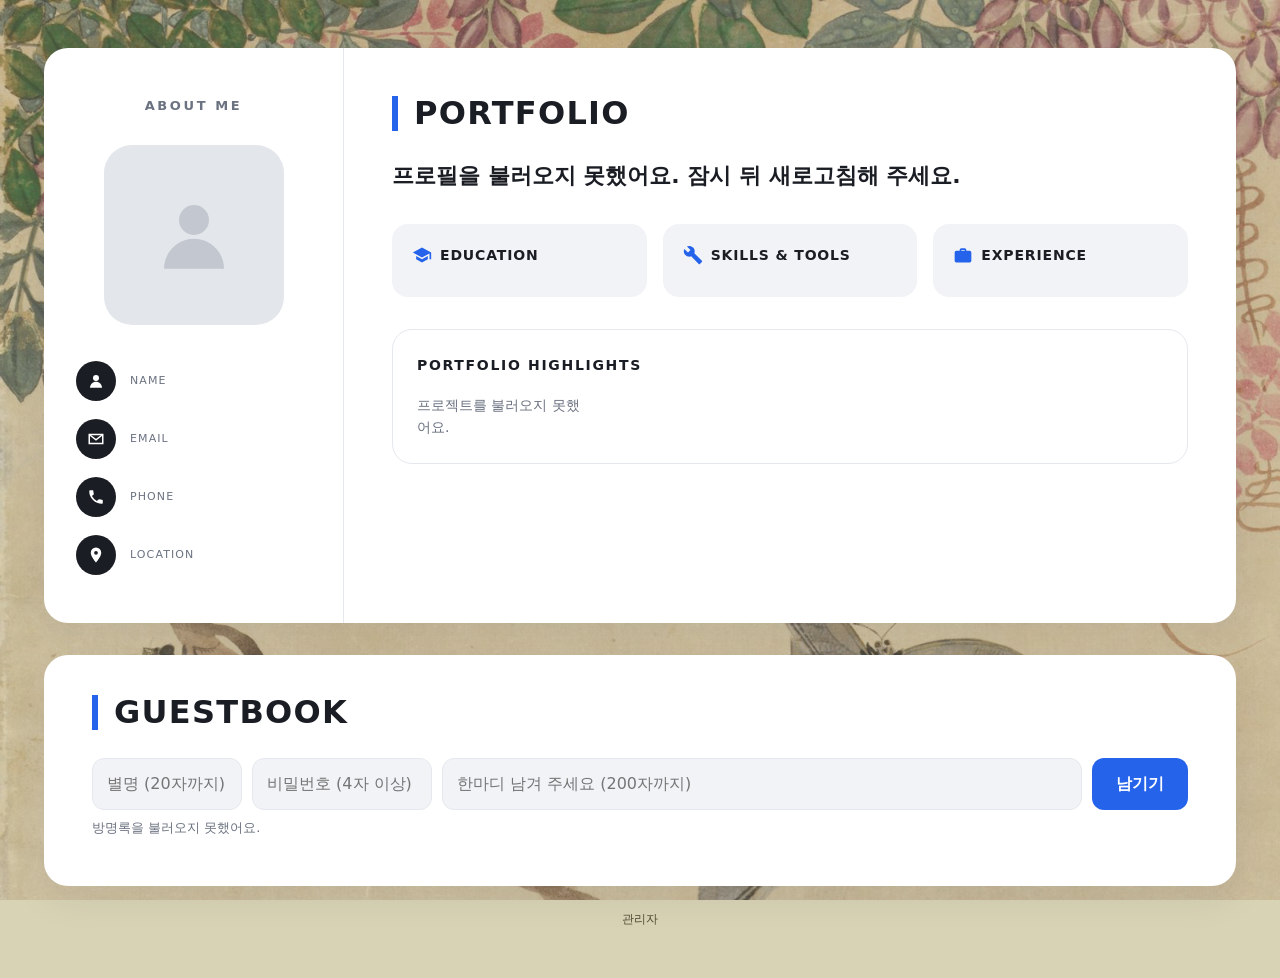
<file: index.html>
<!DOCTYPE html>
<html lang="ko">
<head>
  <meta charset="UTF-8">
  <meta name="viewport" content="width=device-width, initial-scale=1">
  <title>포트폴리오</title>
  <link rel="stylesheet" href="style.css">
</head>
<body>
  <main class="page">

    <!-- 흰 큰 카드 -->
    <section class="sheet">

      <!-- 왼쪽: ABOUT ME -->
      <aside class="about">
        <h2 class="side-title">ABOUT ME</h2>

        <div class="photo" id="photo">
          <svg class="photo-empty" viewBox="0 0 24 24" aria-hidden="true">
            <circle cx="12" cy="8" r="4"/><path d="M4 21c0-4.4 3.6-8 8-8s8 3.6 8 8z"/>
          </svg>
        </div>

        <h1 class="name" id="name"></h1>
        <p class="job-title" id="job-title"></p>
        <p class="badge" id="career-badge"></p>

        <ul class="contact">
          <li>
            <span class="icon" aria-hidden="true">
              <svg viewBox="0 0 24 24"><circle cx="12" cy="8" r="4"/><path d="M4 21c0-4.4 3.6-8 8-8s8 3.6 8 8z"/></svg>
            </span>
            <div><small>NAME</small><span id="contact-name"></span></div>
          </li>
          <li>
            <span class="icon" aria-hidden="true">
              <svg viewBox="0 0 24 24"><path d="M3 6h18v12H3z" fill="none" stroke="currentColor" stroke-width="2"/><path d="M3 6l9 7 9-7" fill="none" stroke="currentColor" stroke-width="2"/></svg>
            </span>
            <div><small>EMAIL</small><span id="contact-email"></span></div>
          </li>
          <li>
            <span class="icon" aria-hidden="true">
              <svg viewBox="0 0 24 24"><path d="M6.6 10.8a15 15 0 0 0 6.6 6.6l2.2-2.2a1 1 0 0 1 1-.25 11.4 11.4 0 0 0 3.6.57 1 1 0 0 1 1 1V20a1 1 0 0 1-1 1A17 17 0 0 1 3 4a1 1 0 0 1 1-1h3.5a1 1 0 0 1 1 1c0 1.25.2 2.45.57 3.6a1 1 0 0 1-.25 1z"/></svg>
            </span>
            <div><small>PHONE</small><span id="contact-phone"></span></div>
          </li>
          <li>
            <span class="icon" aria-hidden="true">
              <svg viewBox="0 0 24 24"><path d="M12 2a7 7 0 0 0-7 7c0 5.2 7 13 7 13s7-7.8 7-13a7 7 0 0 0-7-7zm0 9.5A2.5 2.5 0 1 1 12 6.5a2.5 2.5 0 0 1 0 5z"/></svg>
            </span>
            <div><small>LOCATION</small><span id="contact-location"></span></div>
          </li>
        </ul>
      </aside>

      <!-- 오른쪽: PORTFOLIO -->
      <div class="content">
        <h2 class="main-title">PORTFOLIO</h2>

        <h3 class="headline" id="headline"></h3>
        <p class="intro" id="intro"></p>

        <div class="info-grid">
          <div class="info">
            <h4>
              <svg viewBox="0 0 24 24" aria-hidden="true"><path d="M12 3L1 9l11 6 9-4.9V17h2V9z"/><path d="M5 13.2v4L12 21l7-3.8v-4L12 17z"/></svg>
              EDUCATION
            </h4>
            <p id="education"></p>
          </div>
          <div class="info">
            <h4>
              <svg viewBox="0 0 24 24" aria-hidden="true"><path d="M22.7 19l-9.1-9.1c.9-2.3.4-5-1.5-6.9-2-2-5-2.4-7.4-1.3L9 6 6 9 1.6 4.7C.4 7.1.9 10.1 2.9 12.1c1.9 1.9 4.6 2.4 6.9 1.5l9.1 9.1c.4.4 1 .4 1.4 0l2.3-2.3c.5-.4.5-1.1.1-1.4z"/></svg>
              SKILLS &amp; TOOLS
            </h4>
            <p id="skills"></p>
          </div>
          <div class="info">
            <h4>
              <svg viewBox="0 0 24 24" aria-hidden="true"><path d="M10 4h4a2 2 0 0 1 2 2v1h4a2 2 0 0 1 2 2v10a2 2 0 0 1-2 2H4a2 2 0 0 1-2-2V9a2 2 0 0 1 2-2h4V6a2 2 0 0 1 2-2zm0 3h4V6h-4z"/></svg>
              EXPERIENCE
            </h4>
            <p id="experience"></p>
          </div>
        </div>

        <div class="highlights">
          <h4 class="box-title">PORTFOLIO HIGHLIGHTS</h4>
          <div class="cards" id="cards"></div>
        </div>

        <p class="quote" id="quote"></p>
      </div>
    </section>

    <!-- 방명록 -->
    <section class="sheet guestbook">
      <h2 class="main-title">GUESTBOOK</h2>

      <div class="gb-form">
        <input type="text" id="gb-nickname" placeholder="별명 (20자까지)" maxlength="20">
        <input type="password" id="gb-password" placeholder="비밀번호 (4자 이상)" maxlength="30" autocomplete="new-password">
        <input type="text" id="gb-message" placeholder="한마디 남겨 주세요 (200자까지)" maxlength="200">
        <button type="button" id="gb-submit">남기기</button>
      </div>
      <p class="gb-status" id="gb-status">비밀번호를 알아야 내 글을 고치거나 지울 수 있어요.</p>

      <ul class="gb-list" id="gb-list"></ul>
    </section>

    <p class="admin-link"><a href="admin.html">관리자</a></p>

  </main>

  <script src="script.js"></script>
</body>
</html>
</file>
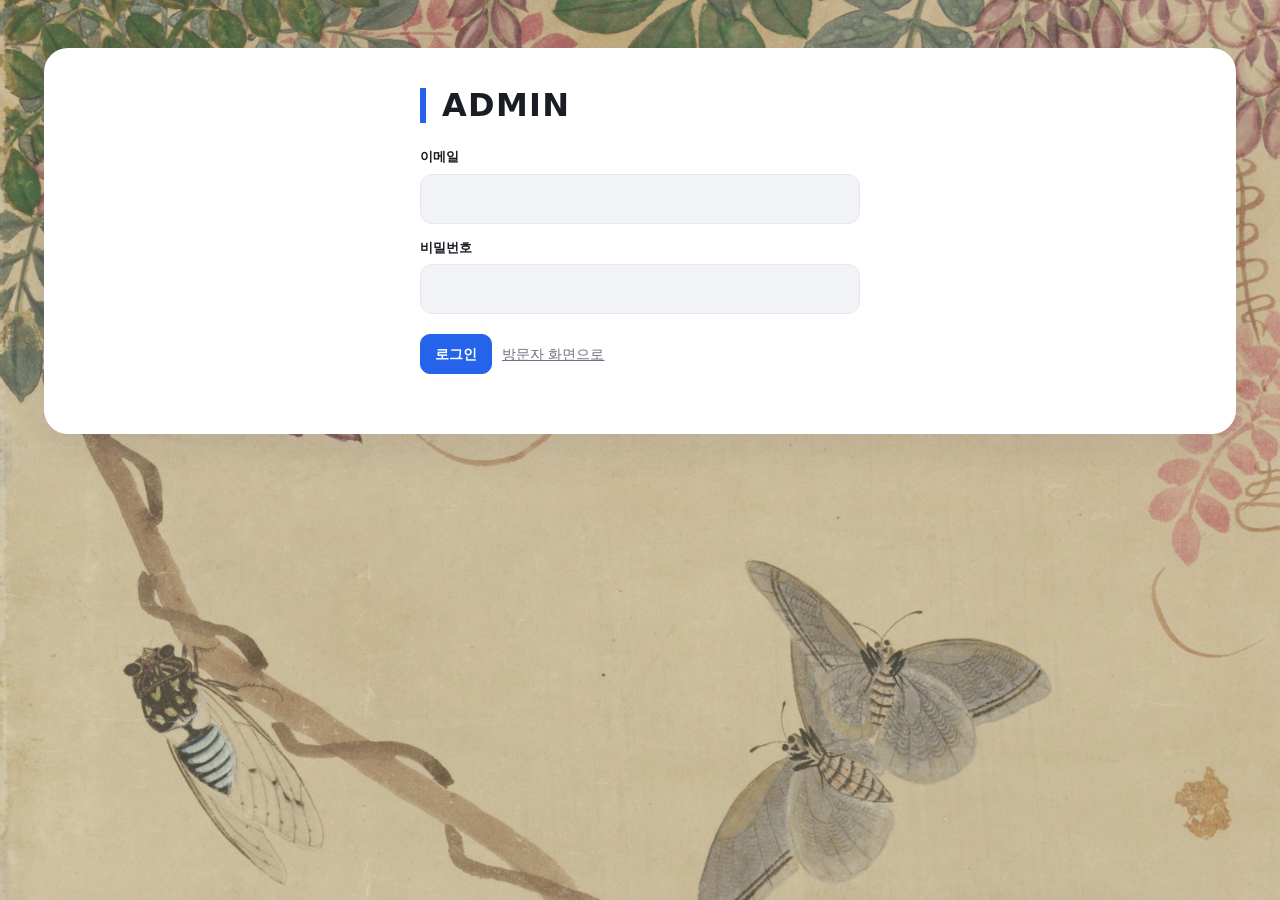
<file: admin.html>
<!DOCTYPE html>
<html lang="ko">
<head>
  <meta charset="UTF-8">
  <meta name="viewport" content="width=device-width, initial-scale=1">
  <meta name="robots" content="noindex">
  <title>관리자 | 포트폴리오</title>
  <link rel="stylesheet" href="style.css">
  <style>
    /* ===== 관리자 화면에만 쓰는 모양 (색·글꼴은 style.css 것을 그대로 씀) ===== */
    .admin-box {
      display: block;
      padding: 40px 48px;
      margin-top: 24px;
    }
    .page > .admin-box { margin-top: 0; }
    .login-box a { color: var(--gray); font-size: 14px; }
    .admin-box .main-title { margin-bottom: 24px; }
    .admin-box h3 { font-size: 18px; margin-bottom: 16px; }
    [hidden] { display: none !important; }

    .admin-top {
      display: flex;
      align-items: center;
      justify-content: space-between;
      gap: 16px;
      flex-wrap: wrap;
    }
    .admin-top .main-title { margin-bottom: 0; }
    .admin-user { display: flex; align-items: center; gap: 12px; flex-wrap: wrap; color: var(--gray); font-size: 14px; }
    .admin-user a { color: var(--blue); font-weight: 700; text-decoration: none; }

    .fields { display: grid; grid-template-columns: repeat(2, 1fr); gap: 14px 16px; }
    .field { display: flex; flex-direction: column; gap: 6px; min-width: 0; }
    .field.wide { grid-column: 1 / -1; }
    .field label { font-size: 13px; font-weight: 700; }
    .field small { font-size: 12px; color: var(--gray); }
    .field input[type="text"],
    .field input[type="email"],
    .field input[type="password"],
    .field textarea {
      font: inherit;
      padding: 11px 14px;
      border: 1px solid var(--line);
      border-radius: 12px;
      background: var(--bg);
      width: 100%;
    }
    .field textarea { min-height: 96px; resize: vertical; }
    .field input:focus, .field textarea:focus { outline: 2px solid var(--blue); background: var(--white); }
    .field input[type="file"] { font: inherit; font-size: 14px; }

    .current { display: flex; align-items: center; gap: 10px; flex-wrap: wrap; font-size: 13px; }
    .current a { color: var(--blue); word-break: break-all; }
    .current img { width: 64px; height: 64px; object-fit: cover; border-radius: 12px; background: #e3e6eb; }

    .btn {
      font: inherit;
      font-size: 14px;
      font-weight: 700;
      border: 1px solid var(--line);
      border-radius: 10px;
      padding: 8px 14px;
      background: var(--white);
      color: var(--text);
      cursor: pointer;
      white-space: nowrap;
    }
    .btn:hover { background: var(--bg); }
    .btn:disabled { opacity: 0.5; cursor: default; }
    .btn.primary { background: var(--blue); border-color: var(--blue); color: var(--white); }
    .btn.primary:hover { background: #1d4ed8; }
    .btn.danger { color: #dc2626; border-color: #fecaca; }
    .btn.danger:hover { background: #fef2f2; }
    .btn.small { font-size: 12px; padding: 5px 10px; }

    .actions { display: flex; gap: 10px; align-items: center; flex-wrap: wrap; margin-top: 20px; }
    .status { font-size: 13px; color: var(--gray); min-height: 20px; }
    .status.error { color: #dc2626; }

    #not-admin { margin-top: 20px; font-size: 16px; font-weight: 700; color: #dc2626; }
    .login-box { max-width: 440px; margin: 0 auto; }
    .login-box .fields { grid-template-columns: 1fr; }

    /* 카드 목록 */
    .pj-list { list-style: none; padding: 0; margin: 0; display: grid; gap: 12px; }
    .pj-item {
      display: grid;
      grid-template-columns: 72px 1fr auto;
      gap: 16px;
      align-items: center;
      border: 1px solid var(--line);
      border-radius: 14px;
      padding: 12px;
    }
    .pj-thumb { width: 72px; height: 54px; border-radius: 8px; background: #e3e6eb; object-fit: cover; display: block; }
    .pj-info { min-width: 0; }
    .pj-meta { font-size: 12px; font-weight: 700; color: var(--blue); }
    .pj-title { font-weight: 800; }
    .pj-likes { font-size: 13px; color: var(--gray); }
    .pj-likes b { color: #e11d48; }
    .pj-buttons { display: flex; gap: 6px; flex-wrap: wrap; justify-content: flex-end; }

    .editor {
      margin-top: 20px;
      border: 1px solid var(--line);
      border-radius: 20px;
      padding: 24px;
      background: var(--white);
    }

    /* 방명록 목록 */
    .admin-gb li { display: flex; gap: 16px; align-items: flex-start; justify-content: space-between; }
    .admin-gb li > div { min-width: 0; }

    @media (max-width: 760px) {
      .admin-box { padding: 28px 20px; margin-top: 16px; }
      .fields { grid-template-columns: 1fr; }
      .pj-item { grid-template-columns: 56px 1fr; }
      .pj-thumb { width: 56px; height: 42px; }
      .pj-buttons { grid-column: 1 / -1; justify-content: flex-start; }
      .editor { padding: 16px; }
    }
  </style>
</head>
<body>
  <main class="page">

    <!-- 로그인 -->
    <section class="sheet admin-box" id="login-view" hidden>
      <div class="login-box">
        <h2 class="main-title">ADMIN</h2>
        <div class="fields">
          <div class="field">
            <label for="login-email">이메일</label>
            <input type="email" id="login-email" autocomplete="username">
          </div>
          <div class="field">
            <label for="login-password">비밀번호</label>
            <input type="password" id="login-password" autocomplete="current-password">
          </div>
        </div>
        <div class="actions">
          <button type="button" class="btn primary" id="login-button">로그인</button>
          <a href="index.html">방문자 화면으로</a>
        </div>
        <p class="status" id="login-status"></p>
      </div>
    </section>

    <!-- 로그인 후 위쪽 막대 -->
    <section class="sheet admin-box" id="top-view" hidden>
      <div class="admin-top">
        <h2 class="main-title">ADMIN</h2>
        <div class="admin-user">
          <span id="user-email"></span>
          <a href="index.html" target="_blank" rel="noopener">방문자 화면 보기</a>
          <button type="button" class="btn" id="logout-button">로그아웃</button>
        </div>
      </div>
      <p class="status" id="not-admin" hidden>관리자만 쓸 수 있어요.</p>
    </section>

    <!-- 관리자만 보는 부분 -->
    <div id="admin-view" hidden>

      <!-- 프로필 -->
      <section class="sheet admin-box">
        <h2 class="main-title">PROFILE</h2>
        <div class="fields">
          <div class="field wide">
            <label for="pf-photo">프로필 사진</label>
            <div class="current">
              <img id="pf-photo-preview" alt="" hidden>
              <span id="pf-photo-none">사진이 없어요.</span>
            </div>
            <input type="file" id="pf-photo" accept="image/png,image/jpeg,image/webp,image/gif">
            <small>이미지(PNG·JPG·WEBP·GIF), 10MB까지. 고르고 저장을 누르면 올라가요.</small>
          </div>
          <div class="field"><label for="pf-name">이름</label><input type="text" id="pf-name"></div>
          <div class="field"><label for="pf-title">직함</label><input type="text" id="pf-title"></div>
          <div class="field"><label for="pf-career_badge">경력 배지</label><input type="text" id="pf-career_badge"></div>
          <div class="field"><label for="pf-email">이메일</label><input type="text" id="pf-email"></div>
          <div class="field"><label for="pf-phone">연락처</label><input type="text" id="pf-phone"></div>
          <div class="field"><label for="pf-location">위치</label><input type="text" id="pf-location"></div>
          <div class="field wide">
            <label for="pf-headline">한 줄 소개 제목</label>
            <input type="text" id="pf-headline">
            <small>이 글 안의 이름에 파란 밑줄이 그어져요.</small>
          </div>
          <div class="field wide"><label for="pf-intro">소개 글</label><textarea id="pf-intro"></textarea></div>
          <div class="field wide"><label for="pf-education">EDUCATION</label><textarea id="pf-education"></textarea></div>
          <div class="field wide"><label for="pf-skills">SKILLS &amp; TOOLS</label><textarea id="pf-skills"></textarea></div>
          <div class="field wide"><label for="pf-experience">EXPERIENCE</label><textarea id="pf-experience"></textarea></div>
          <div class="field wide"><label for="pf-quote">맨 아래 인용</label><input type="text" id="pf-quote"></div>
        </div>
        <div class="actions">
          <button type="button" class="btn primary" id="pf-save">프로필 저장</button>
          <p class="status" id="pf-status"></p>
        </div>
      </section>

      <!-- 포트폴리오 카드 -->
      <section class="sheet admin-box">
        <h2 class="main-title">PORTFOLIO</h2>
        <ul class="pj-list" id="pj-list"></ul>
        <div class="actions">
          <button type="button" class="btn primary" id="pj-add">카드 추가</button>
          <p class="status" id="pj-status"></p>
        </div>

        <!-- 카드 추가·수정 칸 -->
        <div class="editor" id="pj-editor" hidden>
          <h3 id="pj-editor-title">카드 추가</h3>
          <div class="fields">
            <div class="field"><label for="pj-number">번호</label><input type="text" id="pj-number" placeholder="예: 01"></div>
            <div class="field"><label for="pj-category">분류</label><input type="text" id="pj-category"></div>
            <div class="field wide"><label for="pj-title">제목 (꼭 적기)</label><input type="text" id="pj-title"></div>
            <div class="field wide"><label for="pj-description">설명</label><textarea id="pj-description"></textarea></div>
            <div class="field wide">
              <label for="pj-tags">태그</label>
              <input type="text" id="pj-tags" placeholder="쉼표(,)로 나눠 적기. 예: 총괄 PM, UI/UX">
            </div>
            <div class="field wide">
              <label for="pj-thumb">썸네일 이미지</label>
              <div class="current" id="pj-thumb-current"></div>
              <input type="file" id="pj-thumb" accept="image/png,image/jpeg,image/webp,image/gif">
              <small>이미지(PNG·JPG·WEBP·GIF), 10MB까지.</small>
            </div>
            <div class="field wide">
              <label for="pj-file">첨부 파일</label>
              <div class="current" id="pj-file-current"></div>
              <input type="file" id="pj-file" accept="image/png,image/jpeg,image/webp,image/gif,application/pdf">
              <small>이미지나 PDF, 10MB까지. 카드를 누르면 이 파일이 열려요.</small>
            </div>
          </div>
          <div class="actions">
            <button type="button" class="btn primary" id="pj-save">저장</button>
            <button type="button" class="btn" id="pj-cancel">취소</button>
            <p class="status" id="pj-editor-status"></p>
          </div>
        </div>
      </section>

      <!-- 방명록 -->
      <section class="sheet admin-box">
        <h2 class="main-title">GUESTBOOK</h2>
        <p class="status" id="gb-status"></p>
        <ul class="gb-list admin-gb" id="gb-list"></ul>
      </section>
    </div>

  </main>

  <script src="admin.js"></script>
</body>
</html>
</file>
<file: style.css>
/* ===== 기본 색과 글꼴 ===== */
:root {
  --page-bg: #d8d3b4;   /* 전체 바탕 (카키 계열) */
  --bg: #f1f3f6;        /* 칸 안쪽 연회색 */
  --white: #ffffff;
  --blue: #2563eb;      /* 파란 강조색 */
  --blue-soft: #eaf1ff;
  --text: #1a1d23;
  --gray: #6b7280;
  --line: #e5e8ee;
  --chip: #f1f3f6;
}

* { box-sizing: border-box; }

body {
  margin: 0;
  background: var(--page-bg);
  color: var(--text);
  font-family: "Pretendard", "Apple SD Gothic Neo", "Malgun Gothic", system-ui, sans-serif;
  line-height: 1.6;
}

/* 바탕 그림: 남계우 「화접도」 (background.jpg). 파일이 없으면 카키색만 보인다.
   스크롤해도 그림은 제자리에 있고, 화면 크기에 맞춰 꽉 채운다.
   그림의 위쪽(꽃)을 화면 위쪽에 맞춘다. */
body::before {
  content: "";
  position: fixed;
  inset: 0;
  z-index: -1;
  background:
    linear-gradient(rgba(216, 211, 180, 0.25), rgba(216, 211, 180, 0.25)),
    url("background.jpg") center top / cover no-repeat;
}

h1, h2, h3, h4, p { margin: 0; }

.page {
  max-width: 1240px;
  margin: 0 auto;
  padding: 48px 24px;
}

/* ===== 흰 큰 카드 ===== */
.sheet {
  background: var(--white);
  border-radius: 24px;
  box-shadow: 0 10px 40px rgba(20, 30, 60, 0.08);
  display: grid;
  grid-template-columns: 300px 1fr;
  overflow: hidden;
}

/* ===== 왼쪽 ABOUT ME ===== */
.about {
  padding: 48px 32px;
  border-right: 1px solid var(--line);
  text-align: center;
}

.side-title {
  font-size: 13px;
  letter-spacing: 0.2em;
  color: var(--gray);
  margin-bottom: 28px;
}

.photo {
  width: 180px;
  height: 180px;
  margin: 0 auto 24px;
  border-radius: 28px;          /* 둥근 사각 */
  background: #e3e6eb;          /* 사진 없을 때 회색 자리 */
  overflow: hidden;
  display: flex;
  align-items: center;
  justify-content: center;
}
.photo img { width: 100%; height: 100%; object-fit: cover; }
.photo-empty { width: 90px; height: 90px; fill: #c3c8d0; }

.name { font-size: 28px; font-weight: 800; }

.job-title {
  color: var(--blue);
  font-weight: 700;
  margin-top: 6px;
}

.badge {
  display: inline-block;
  margin-top: 16px;
  padding: 6px 16px;
  border: 1.5px solid var(--blue);
  border-radius: 999px;
  color: var(--blue);
  font-size: 14px;
  font-weight: 700;
}
.badge:empty { display: none; }

.contact {
  list-style: none;
  padding: 0;
  margin: 36px 0 0;
  text-align: left;
  display: grid;
  gap: 18px;
}
.contact li { display: flex; align-items: center; gap: 14px; }
.contact div { display: flex; flex-direction: column; min-width: 0; }
.contact small { font-size: 11px; color: var(--gray); letter-spacing: 0.1em; }
.contact span:not(.icon) { font-weight: 600; word-break: break-all; }
#contact-email { font-size: 14px; } /* 이메일은 다른 칸보다 2단계 작게 (16px → 14px) */

.icon {
  flex: none;
  width: 40px;
  height: 40px;
  border-radius: 50%;           /* 동그란 검정 아이콘 */
  background: var(--text);
  color: var(--white);
  display: flex;
  align-items: center;
  justify-content: center;
}
.icon svg { width: 18px; height: 18px; fill: currentColor; }

/* ===== 오른쪽 PORTFOLIO ===== */
.content { padding: 48px 48px 40px; min-width: 0; }

.main-title {
  font-size: 32px;
  font-weight: 900;
  letter-spacing: 0.04em;
  padding-left: 16px;
  border-left: 6px solid var(--blue);   /* 파란 세로 막대 */
  line-height: 1.1;
  margin-bottom: 28px;
}

.headline { font-size: 22px; font-weight: 700; line-height: 1.5; }
.headline .underline {
  text-decoration: underline;
  text-decoration-color: var(--blue);
  text-decoration-thickness: 4px;
  text-underline-offset: 6px;
}

.intro { color: var(--gray); margin-top: 14px; white-space: pre-line; }

.info-grid {
  display: grid;
  grid-template-columns: repeat(3, 1fr);
  gap: 16px;
  margin-top: 32px;
}
.info {
  background: var(--bg);
  border-radius: 16px;
  padding: 20px;
}
.info h4 {
  display: flex;
  align-items: center;
  gap: 8px;
  font-size: 14px;
  letter-spacing: 0.06em;
  margin-bottom: 10px;
}
.info h4 svg { width: 20px; height: 20px; fill: var(--blue); flex: none; }
.info p { font-size: 14px; color: var(--gray); white-space: pre-line; }

/* ===== PORTFOLIO HIGHLIGHTS ===== */
.highlights {
  margin-top: 32px;
  border: 1px solid var(--line);   /* 연한 테두리 상자 */
  border-radius: 20px;
  padding: 24px;
}
.box-title {
  font-size: 14px;
  letter-spacing: 0.12em;
  margin-bottom: 18px;
}

.cards {
  display: grid;
  grid-template-columns: repeat(4, 1fr);
  gap: 16px;
}
.cards-message { color: var(--gray); font-size: 14px; }

.card {
  border: 1px solid var(--line);
  border-radius: 14px;
  background: var(--white);
  display: flex;
  flex-direction: column;
  overflow: hidden;
  transition: box-shadow 0.2s, transform 0.2s;
}
.card:hover { box-shadow: 0 8px 24px rgba(20, 30, 60, 0.1); transform: translateY(-2px); }

.card-open {
  all: unset;
  display: flex;
  flex-direction: column;
  justify-content: flex-start;
  cursor: pointer;
  flex: 1;
}
.card-open:disabled { cursor: default; }
.card-open:focus-visible { outline: 2px solid var(--blue); outline-offset: -2px; }

/* 브라우저 창 모양 썸네일 */
.window { display: block; margin: 12px 12px 0; border: 1px solid var(--line); border-radius: 8px; overflow: hidden; }
.window-bar {
  height: 18px;
  background: var(--chip);
  display: flex;
  align-items: center;
  gap: 4px;
  padding: 0 8px;
}
.window-bar i { width: 6px; height: 6px; border-radius: 50%; background: #c3c8d0; }
.window-screen {
  display: block;
  aspect-ratio: 16 / 10;
  background: #e3e6eb;
}
.window-screen img { width: 100%; height: 100%; object-fit: cover; display: block; }

.card-body { display: block; padding: 14px 14px 6px; }
.card-meta { display: block; font-size: 12px; font-weight: 700; color: var(--blue); }
.card-title { display: block; font-size: 16px; font-weight: 800; margin-top: 4px; line-height: 1.4; }
.card-desc {
  font-size: 13px;
  color: var(--gray);
  margin-top: 6px;
  display: -webkit-box;           /* 두 줄까지만 */
  -webkit-line-clamp: 2;
  -webkit-box-orient: vertical;
  overflow: hidden;
}
.tags { display: flex; flex-wrap: wrap; gap: 6px; margin-top: 10px; }
.tag {
  font-size: 11px;
  background: var(--chip);
  color: var(--gray);
  padding: 3px 8px;
  border-radius: 6px;
}

.card-foot { padding: 6px 14px 14px; }
.like {
  display: inline-flex;
  align-items: center;
  gap: 6px;
  border: 1px solid var(--line);
  background: var(--white);
  border-radius: 999px;
  padding: 4px 12px;
  font: inherit;
  font-size: 13px;
  color: var(--gray);
  cursor: pointer;
}
.like svg { width: 16px; height: 16px; fill: none; stroke: currentColor; stroke-width: 2; }
.like.liked { color: #e11d48; border-color: #fecdd3; background: #fff1f2; }
.like.liked svg { fill: currentColor; }
.like:disabled { cursor: default; }

/* 맨 아래 기울어진 인용 */
.quote {
  margin-top: 32px;
  text-align: center;
  font-style: italic;
  color: var(--gray);
}
.quote:not(:empty)::before { content: "“ "; color: var(--blue); font-weight: 700; }
.quote:not(:empty)::after { content: " ”"; color: var(--blue); font-weight: 700; }

/* ===== 방명록 ===== */
.guestbook {
  display: block;
  margin-top: 32px;
  padding: 40px 48px;
}
.gb-form { display: grid; grid-template-columns: 150px 180px 1fr auto; gap: 10px; }
.gb-form input,
.gb-edit input {
  font: inherit;
  padding: 12px 14px;
  border: 1px solid var(--line);
  border-radius: 12px;
  background: var(--bg);
}
.gb-form input:focus,
.gb-edit input:focus { outline: 2px solid var(--blue); background: var(--white); }
.gb-form button {
  font: inherit;
  font-weight: 700;
  border: 0;
  border-radius: 12px;
  padding: 0 24px;
  background: var(--blue);
  color: var(--white);
  cursor: pointer;
}
.gb-form button:disabled { opacity: 0.6; cursor: default; }
.gb-status { font-size: 13px; color: var(--gray); min-height: 20px; margin-top: 8px; }

.gb-list { list-style: none; padding: 0; margin: 8px 0 0; }
.gb-list li { padding: 16px 0; border-top: 1px solid var(--line); }
.gb-head { display: flex; gap: 10px; align-items: baseline; }
.gb-nick { font-weight: 700; }
.gb-date { font-size: 12px; color: var(--gray); }
.gb-msg { margin-top: 4px; white-space: pre-line; word-break: break-word; }
.gb-edited { font-size: 12px; color: var(--gray); }

/* 내 글 고치기·지우기 */
.gb-tools { margin-left: auto; display: flex; gap: 4px; }
.gb-tool {
  font: inherit;
  font-size: 12px;
  color: var(--gray);
  background: none;
  border: 0;
  padding: 2px 6px;
  border-radius: 6px;
  cursor: pointer;
}
.gb-tool:hover { background: var(--bg); color: var(--text); }
.gb-tool.primary { background: var(--blue); color: var(--white); padding: 6px 12px; }
.gb-tool.danger { color: #dc2626; }
.gb-edit { display: flex; flex-wrap: wrap; gap: 8px; align-items: center; margin-top: 10px; }
.gb-edit input { font: inherit; font-size: 14px; padding: 8px 12px; }
.gb-edit .gb-edit-message { flex: 1 1 260px; }
.gb-edit .gb-edit-password { flex: 0 1 160px; }
.gb-edit-status { width: 100%; font-size: 12px; color: #dc2626; min-height: 0; }

/* ===== 화면 폭에 따라 ===== */
@media (max-width: 1100px) {
  .cards { grid-template-columns: repeat(2, 1fr); }
}

@media (max-width: 760px) {
  .page { padding: 16px; }
  .sheet { grid-template-columns: 1fr; }
  .about { border-right: 0; border-bottom: 1px solid var(--line); padding: 36px 24px; }
  .content { padding: 32px 20px; }
  .main-title { font-size: 26px; }
  .headline { font-size: 19px; }
  .info-grid, .cards { grid-template-columns: 1fr; }
  .highlights { padding: 16px; }
  .guestbook { padding: 32px 20px; margin-top: 16px; }
  .gb-form { grid-template-columns: 1fr; }
  .gb-form button { padding: 12px; }
  .gb-edit .gb-edit-password { flex: 1 1 100%; }
}

/* ===== 맨 아래 관리자 링크 ===== */
.admin-link { text-align: center; margin-top: 24px; font-size: 12px; }
.admin-link a { color: #4f4b36; text-decoration: none; }
.admin-link a:hover { text-decoration: underline; }
</file>
